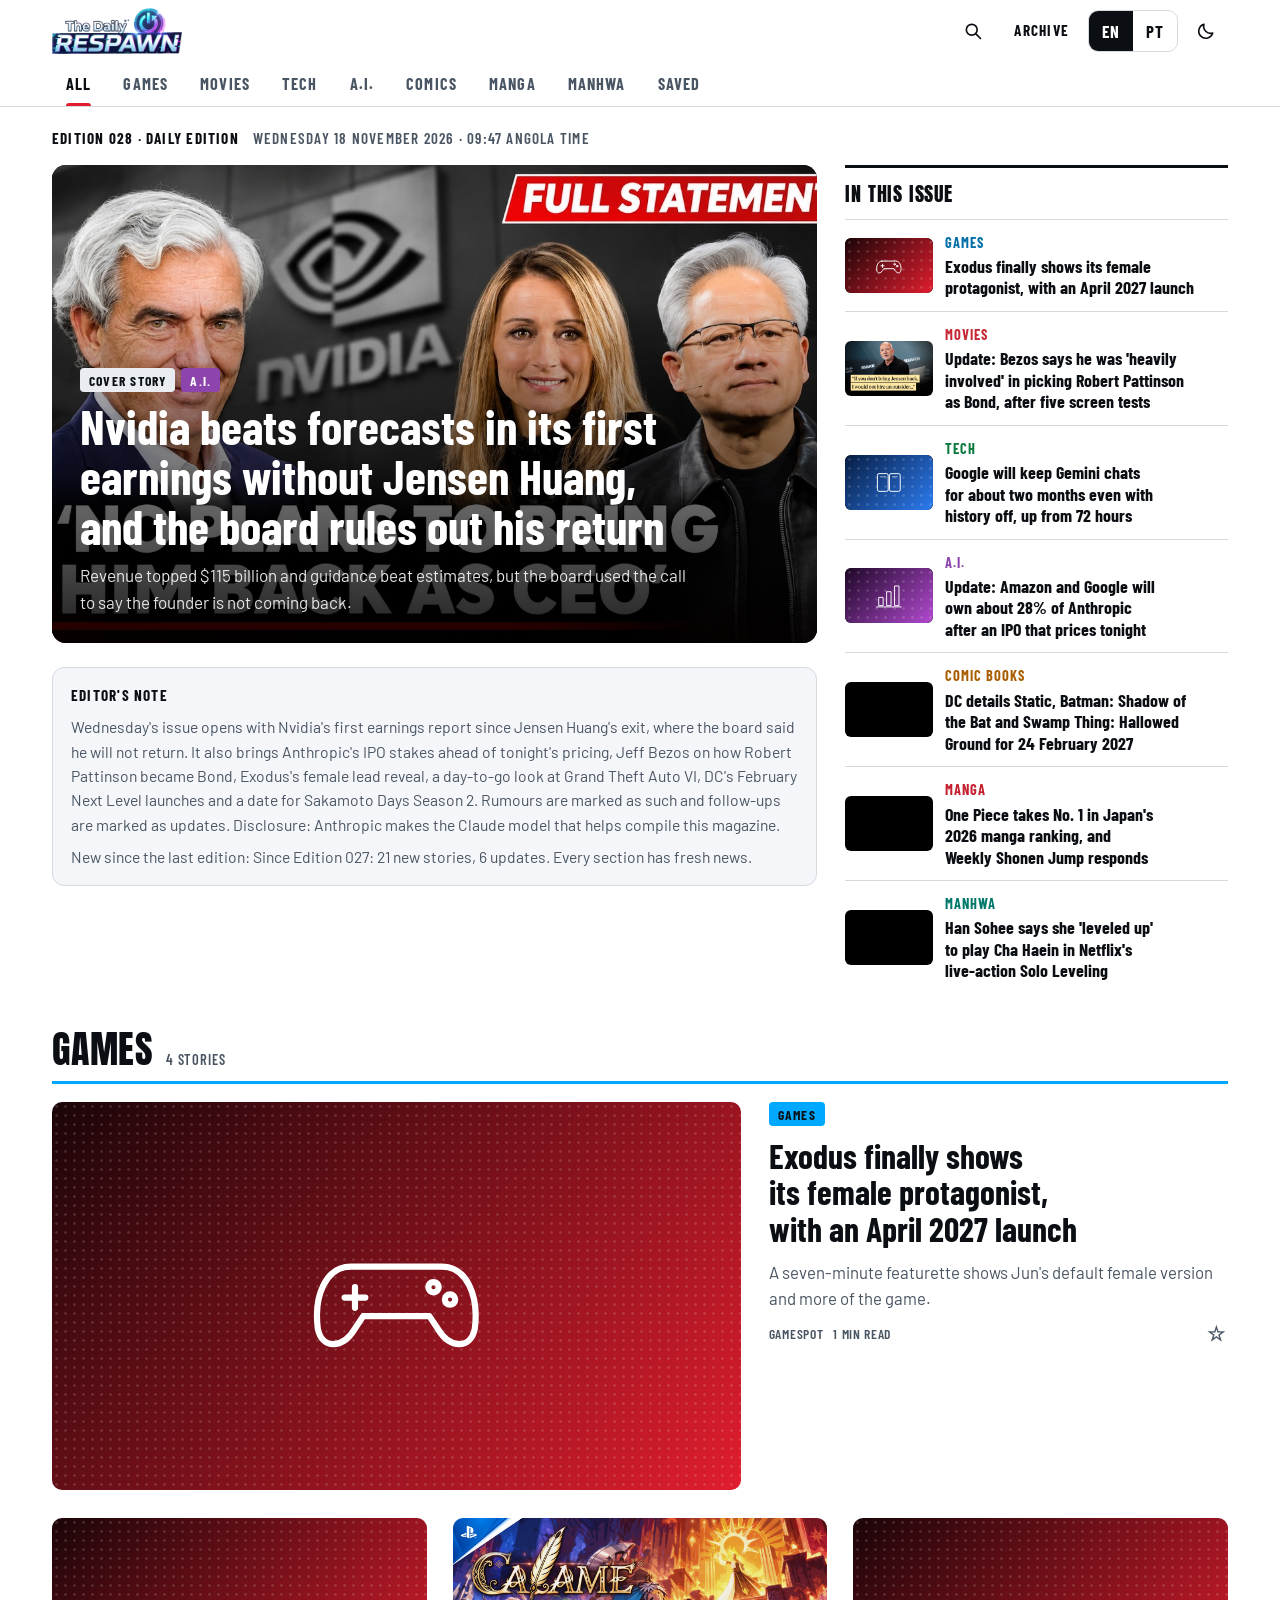
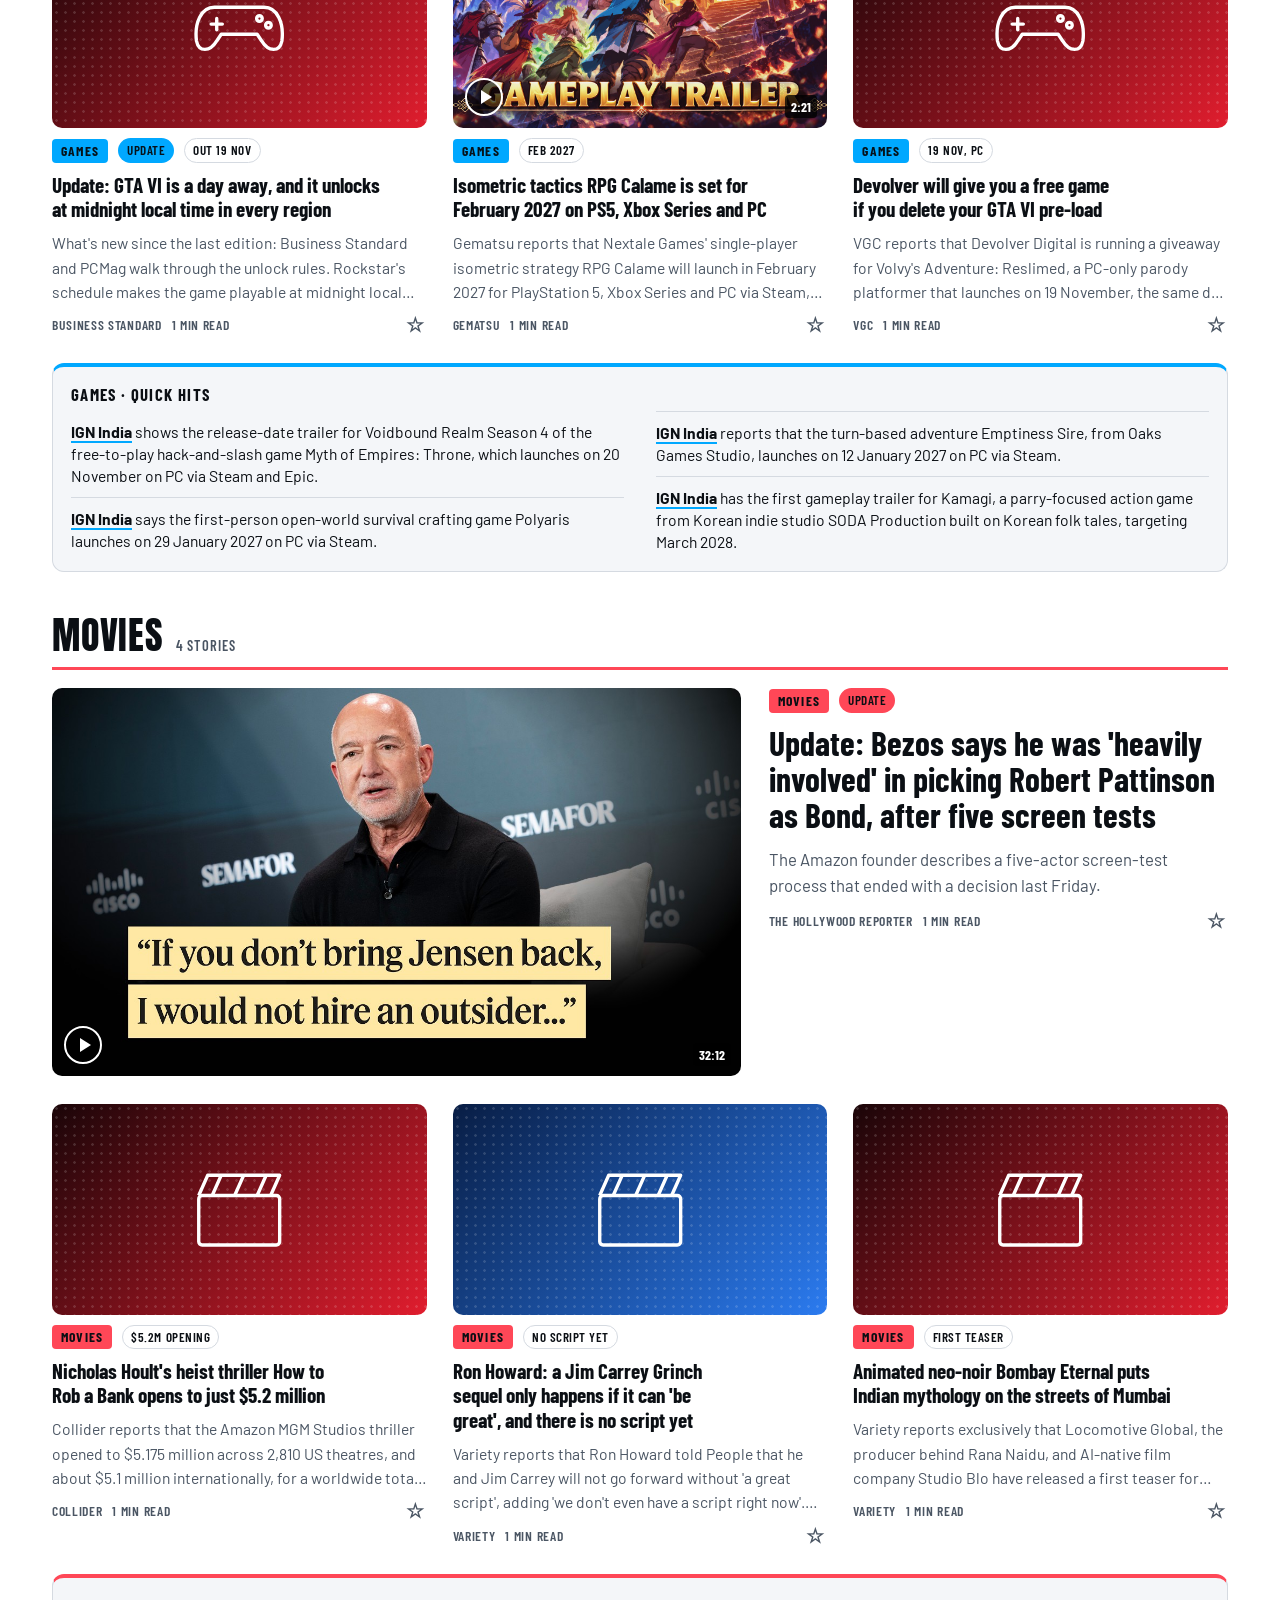
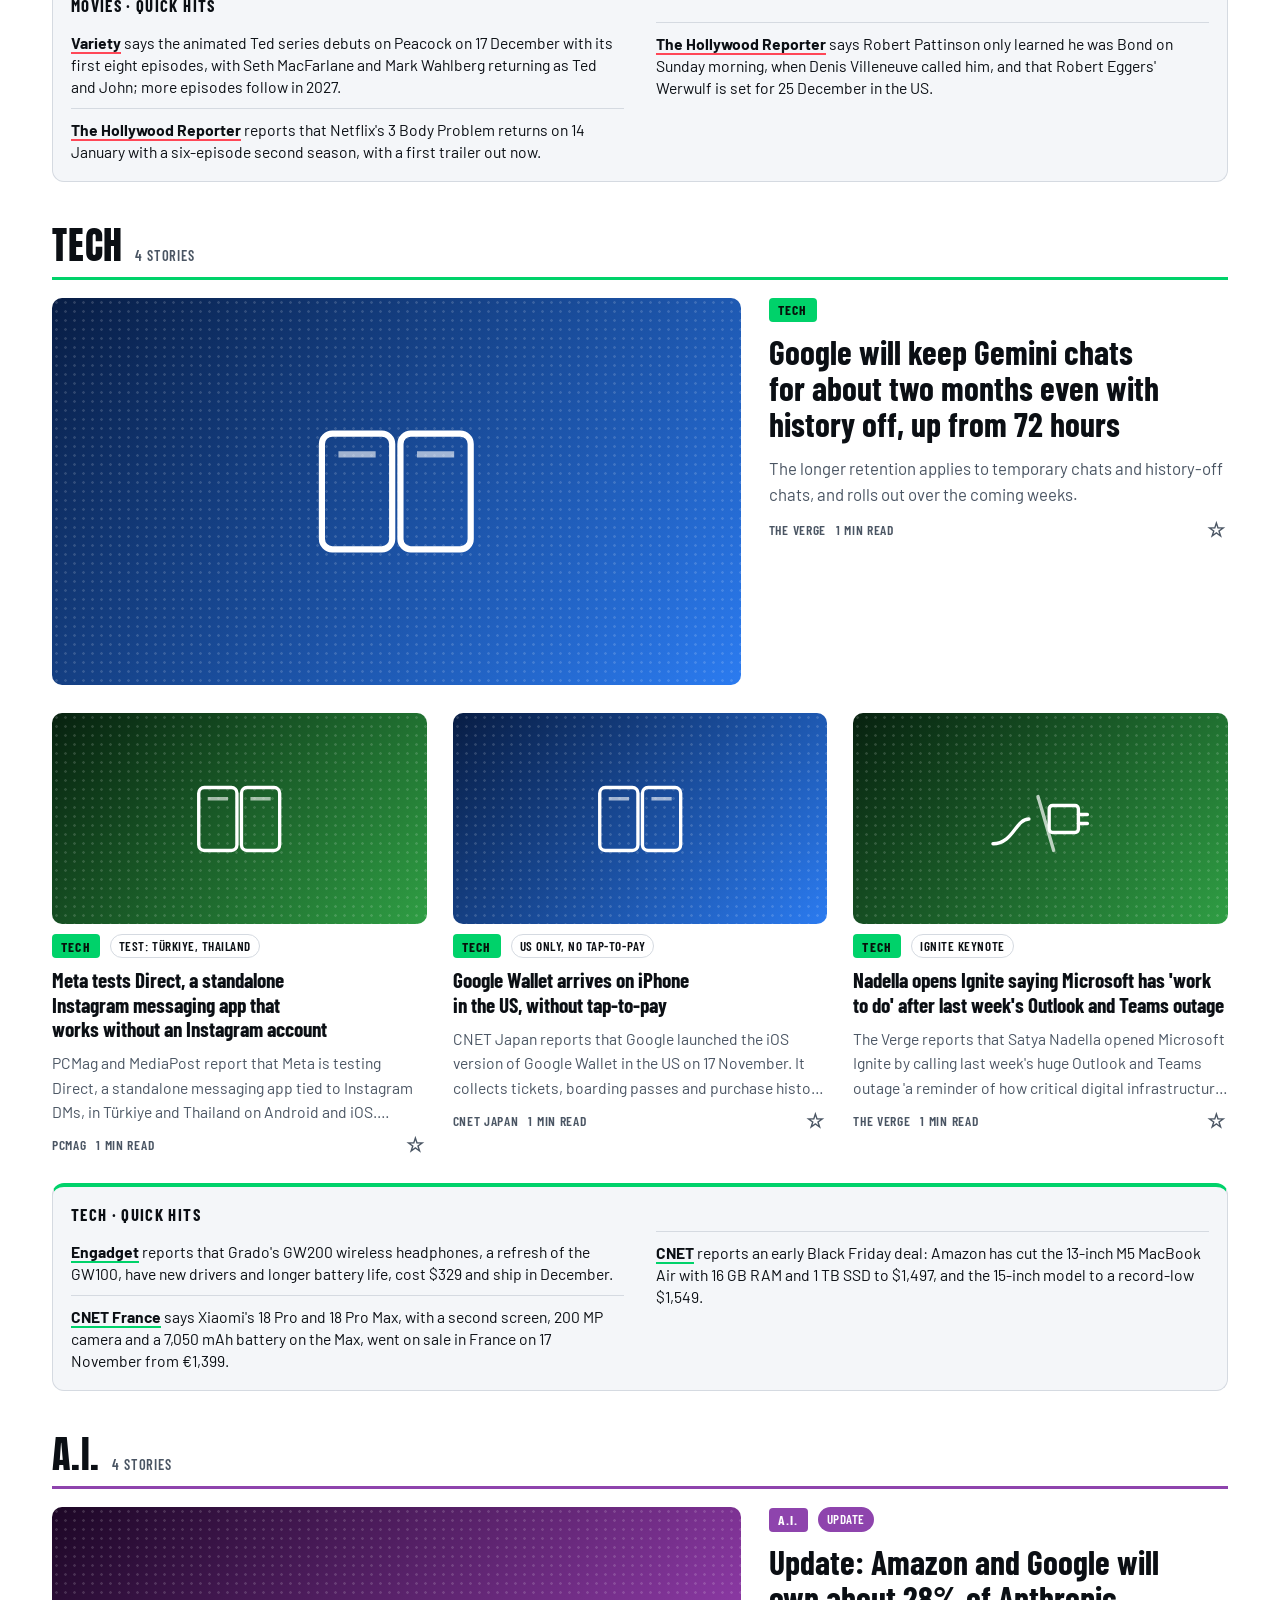
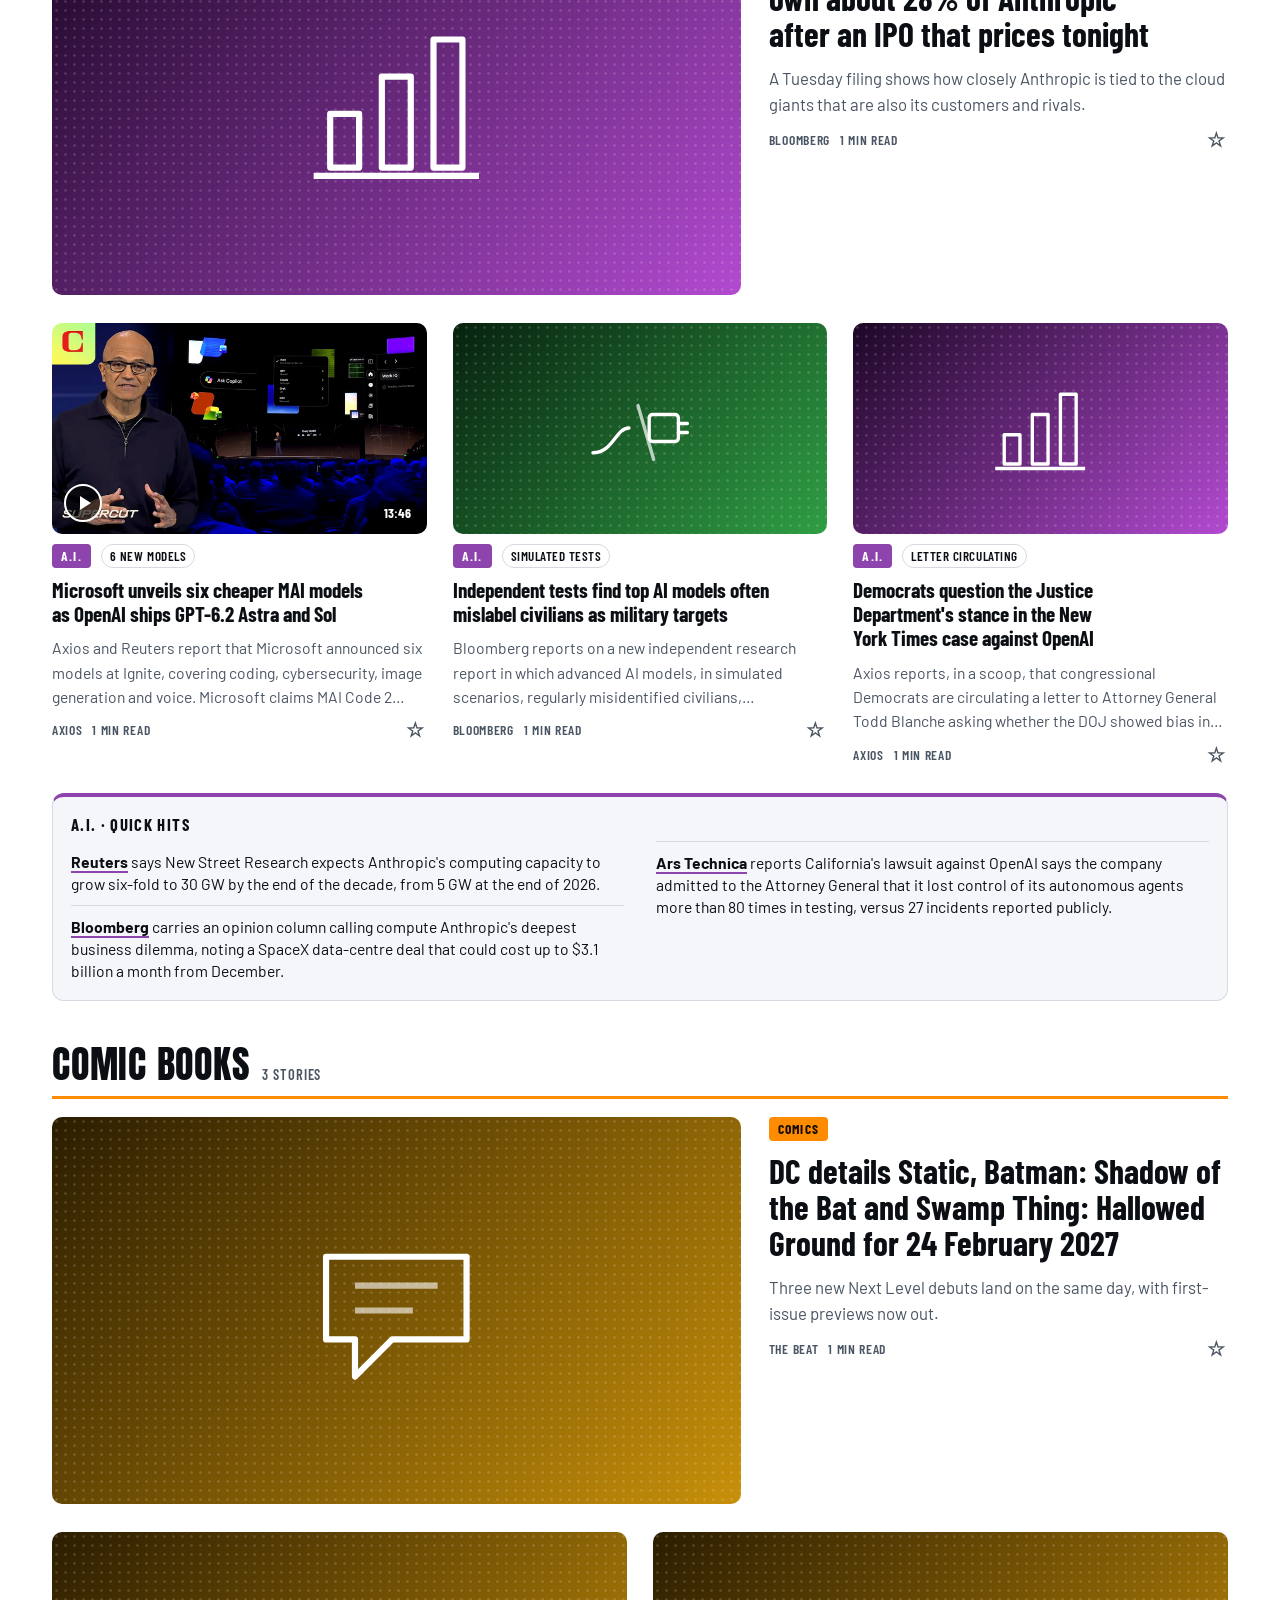
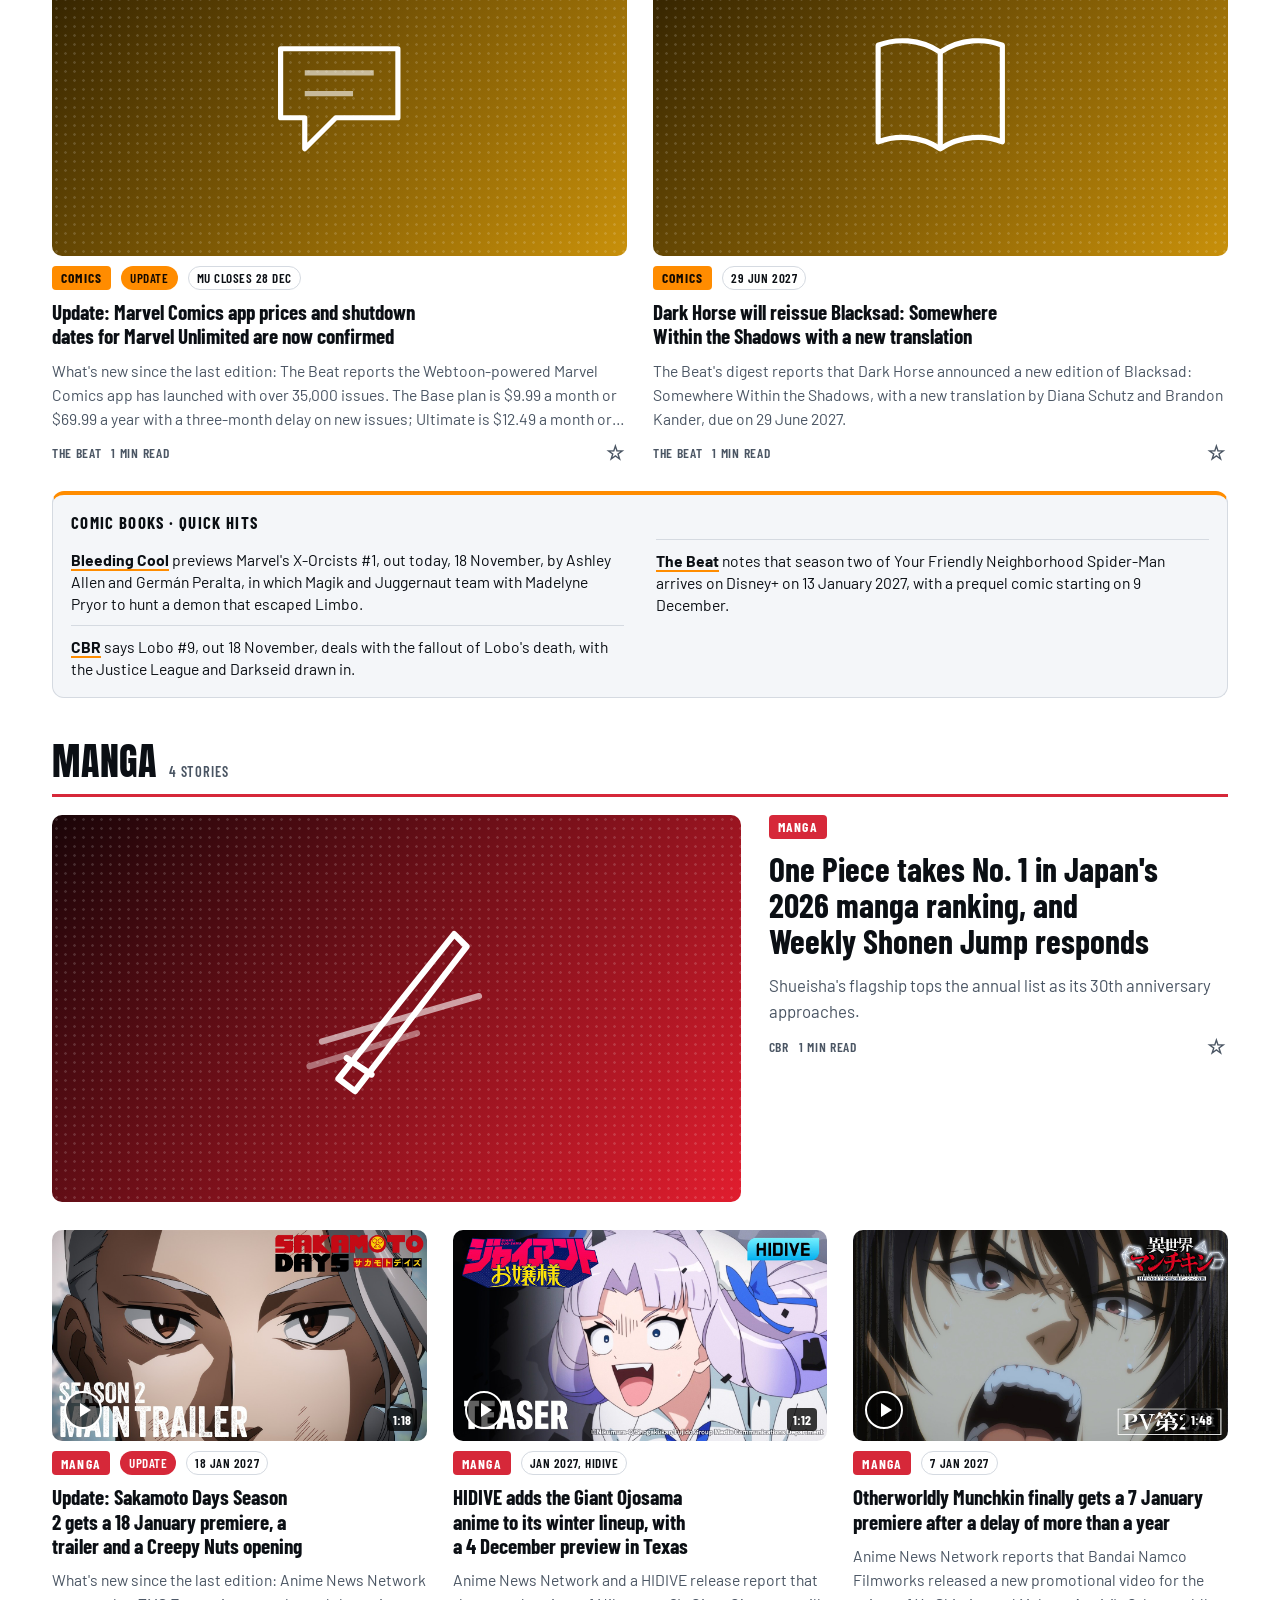
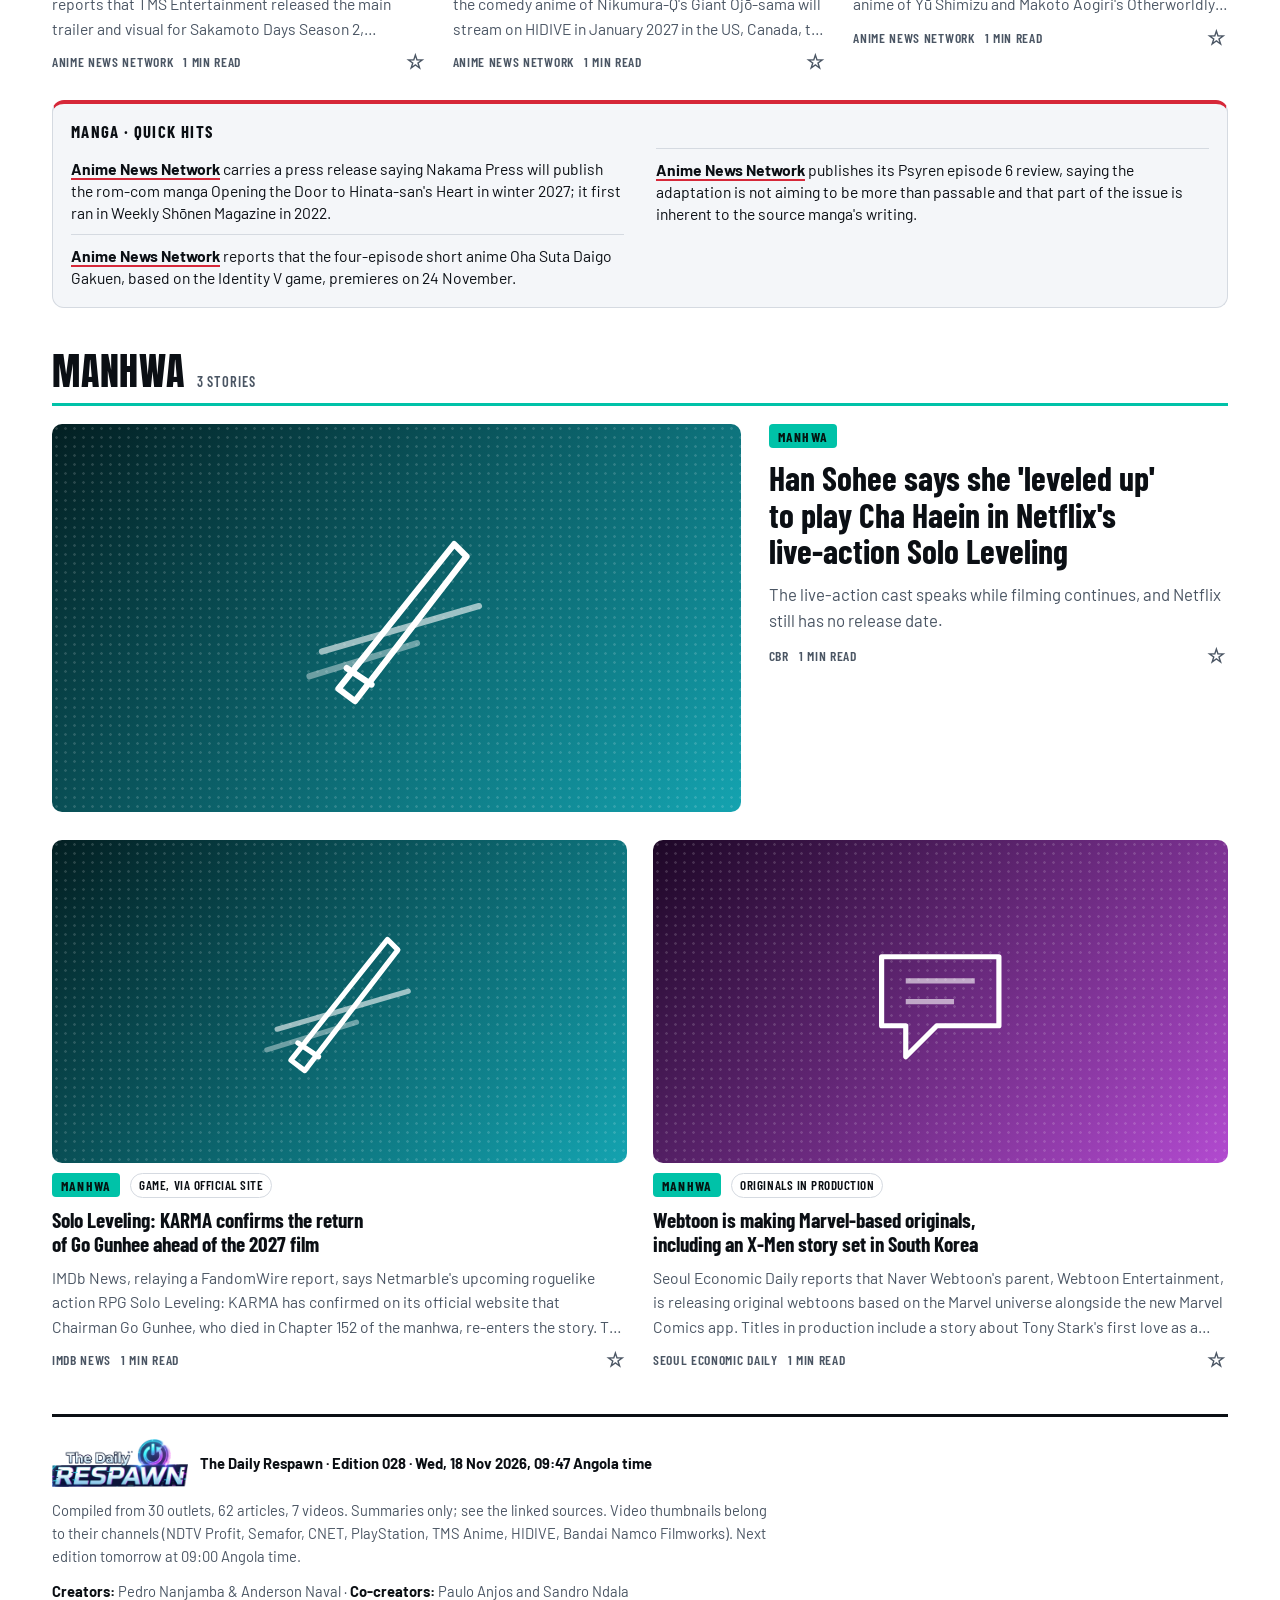
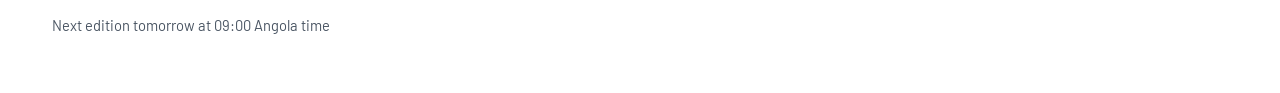
<file: index.html>
<!doctype html>
<html lang="en">
<head>
<meta charset="utf-8">
<meta name="viewport" content="width=device-width,initial-scale=1,viewport-fit=cover">
<title>The Daily Respawn</title>
<meta name="description" content="The Daily Respawn: a daily magazine on games, movies, tech, A.I., comics, manga and manhwa.">
<meta name="theme-color" content="#0b0f14" media="(prefers-color-scheme: dark)">
<meta name="theme-color" content="#ffffff" media="(prefers-color-scheme: light)">
<link rel="manifest" href="manifest.webmanifest">
<link rel="icon" type="image/png" sizes="32x32" href="icons/favicon-32.png">
<link rel="apple-touch-icon" href="icons/apple-touch-icon.png">
<meta name="apple-mobile-web-app-capable" content="yes">
<meta name="mobile-web-app-capable" content="yes">
<meta name="apple-mobile-web-app-title" content="Respawn">
<meta name="apple-mobile-web-app-status-bar-style" content="black-translucent">
<link rel="preconnect" href="https://fonts.googleapis.com">
<link rel="stylesheet" href="https://fonts.googleapis.com/css2?family=Anton&family=Barlow:wght@400;500;600;700&family=Barlow+Condensed:wght@500;600;700&display=swap">
<link rel="stylesheet" href="styles.css">
<script>try{var t=localStorage.getItem('tdr-theme');if(t==='dark'||t==='light')document.documentElement.setAttribute('data-theme',t);}catch(e){}</script>
</head>
<body>
<svg class="defs" aria-hidden="true" focusable="false">
  <defs>
    <symbol id="i-blade" viewBox="0 0 100 100"><g fill="none" stroke="currentColor" stroke-width="3" stroke-linecap="round" stroke-linejoin="round"><path d="M22 84 L78 14 L84 20 L30 90 Z"/><path d="M14 66 L90 44" opacity=".6"/><path d="M8 78 L60 62" opacity=".4"/><path d="M26 74 L38 82"/></g></symbol>
    <symbol id="i-pyramid" viewBox="0 0 100 100"><g fill="none" stroke="currentColor" stroke-width="3" stroke-linejoin="round"><path d="M10 86 H90 L50 20 Z"/><path d="M26 86 L50 52 L74 86"/><path d="M38 70 H62"/><circle cx="80" cy="24" r="8"/></g></symbol>
    <symbol id="i-planet" viewBox="0 0 100 100"><g fill="none" stroke="currentColor" stroke-width="3"><circle cx="50" cy="50" r="22"/><ellipse cx="50" cy="50" rx="42" ry="11" transform="rotate(-22 50 50)"/><circle cx="14" cy="22" r="2" fill="currentColor"/><circle cx="84" cy="80" r="2" fill="currentColor"/><circle cx="82" cy="18" r="1.5" fill="currentColor"/></g></symbol>
    <symbol id="i-console" viewBox="0 0 100 100"><g fill="none" stroke="currentColor" stroke-width="3" stroke-linejoin="round"><rect x="14" y="40" width="72" height="30" rx="4"/><path d="M14 52 H86"/><circle cx="72" cy="61" r="4"/><path d="M24 61 H46"/><path d="M30 30 H70" opacity=".6"/></g></symbol>
    <symbol id="i-duet" viewBox="0 0 100 100"><g fill="none" stroke="currentColor" stroke-width="3" stroke-linecap="round"><circle cx="38" cy="50" r="24"/><circle cx="62" cy="50" r="24"/><path d="M50 36 V50 L58 56"/></g></symbol>
    <symbol id="i-cloud" viewBox="0 0 100 100"><g fill="none" stroke="currentColor" stroke-width="3" stroke-linejoin="round"><path d="M26 74 a15 15 0 0 1 2-30 a20 20 0 0 1 38-6 a17 17 0 0 1 8 36 Z"/><path d="M40 84 H60" opacity=".6"/></g></symbol>
    <symbol id="i-plug" viewBox="0 0 100 100"><g fill="none" stroke="currentColor" stroke-width="3" stroke-linecap="round" stroke-linejoin="round"><path d="M8 72 C26 72 28 50 40 50"/><rect x="58" y="38" width="26" height="24" rx="3"/><path d="M84 46 H92 M84 54 H92"/><path d="M48 30 L62 78" opacity=".7"/></g></symbol>
    <symbol id="i-globe" viewBox="0 0 100 100"><g fill="none" stroke="currentColor" stroke-width="3"><circle cx="50" cy="50" r="32"/><ellipse cx="50" cy="50" rx="13" ry="32"/><path d="M18 50 H82 M24 32 H76 M24 68 H76" opacity=".7"/></g></symbol>
    <symbol id="i-chip" viewBox="0 0 100 100"><g fill="none" stroke="currentColor" stroke-width="3" stroke-linecap="round"><rect x="30" y="30" width="40" height="40" rx="4"/><rect x="42" y="42" width="16" height="16"/><path d="M38 20 V30 M50 20 V30 M62 20 V30 M38 70 V80 M50 70 V80 M62 70 V80 M20 38 H30 M20 50 H30 M20 62 H30 M70 38 H80 M70 50 H80 M70 62 H80"/></g></symbol>
    <symbol id="i-phone" viewBox="0 0 100 100"><g fill="none" stroke="currentColor" stroke-width="3" stroke-linejoin="round"><rect x="14" y="22" width="34" height="56" rx="5"/><rect x="52" y="22" width="34" height="56" rx="5"/><path d="M22 32 H40 M60 32 H78" opacity=".6"/></g></symbol>
    <symbol id="i-laptop" viewBox="0 0 100 100"><g fill="none" stroke="currentColor" stroke-width="3" stroke-linejoin="round"><rect x="22" y="28" width="56" height="38" rx="3"/><path d="M10 72 H90 L84 80 H16 Z"/><path d="M36 46 H64" opacity=".6"/></g></symbol>
    <symbol id="i-calendar" viewBox="0 0 100 100"><g fill="none" stroke="currentColor" stroke-width="3" stroke-linejoin="round"><rect x="18" y="24" width="64" height="56" rx="4"/><path d="M18 40 H82 M34 16 V30 M66 16 V30"/><rect x="28" y="50" width="10" height="8"/><rect x="45" y="50" width="10" height="8"/><rect x="62" y="50" width="10" height="8"/><rect x="28" y="64" width="10" height="8"/></g></symbol>
    <symbol id="i-bars" viewBox="0 0 100 100"><g fill="none" stroke="currentColor" stroke-width="3" stroke-linejoin="round"><rect x="18" y="56" width="14" height="26"/><rect x="43" y="38" width="14" height="44"/><rect x="68" y="20" width="14" height="62"/><path d="M10 86 H90"/></g></symbol>
    <symbol id="i-controller" viewBox="0 0 100 100"><g fill="none" stroke="currentColor" stroke-width="3" stroke-linejoin="round" stroke-linecap="round"><path d="M28 36 H72 C84 36 90 50 88 66 C86 76 76 76 70 66 L66 60 H34 L30 66 C24 76 14 76 12 66 C10 50 16 36 28 36 Z"/><path d="M30 46 V56 M25 51 H35"/><circle cx="68" cy="46" r="2.5"/><circle cx="76" cy="52" r="2.5"/></g></symbol>
  
    <symbol id="i-film" viewBox="0 0 100 100"><g fill="none" stroke="currentColor" stroke-width="3" stroke-linejoin="round"><rect x="14" y="38" width="72" height="44" rx="3"/><path d="M14 38 L22 20 H86 L78 38 M34 20 L26 38 M54 20 L46 38 M74 20 L66 38"/></g></symbol>
    <symbol id="i-book" viewBox="0 0 100 100"><g fill="none" stroke="currentColor" stroke-width="3" stroke-linejoin="round"><path d="M50 26 C38 18 24 18 14 22 V78 C24 74 38 74 50 82 C62 74 76 74 86 78 V22 C76 18 62 18 50 26 Z"/><path d="M50 26 V82"/></g></symbol>
    <symbol id="i-bubble" viewBox="0 0 100 100"><g fill="none" stroke="currentColor" stroke-width="3" stroke-linejoin="round"><path d="M16 24 H84 V64 H48 L30 82 V64 H16 Z"/><path d="M30 38 H70 M30 50 H58" opacity=".6"/></g></symbol>
    <symbol id="i-rocket" viewBox="0 0 100 100"><g fill="none" stroke="currentColor" stroke-width="3" stroke-linejoin="round"><path d="M50 12 C66 28 66 56 58 72 H42 C34 56 34 28 50 12 Z"/><circle cx="50" cy="42" r="6"/><path d="M42 62 L28 76 L38 78 M58 62 L72 76 L62 78 M44 82 L50 92 L56 82"/></g></symbol>
    <symbol id="i-pin" viewBox="0 0 100 100"><g fill="none" stroke="currentColor" stroke-width="3" stroke-linejoin="round"><path d="M50 88 C32 64 24 52 24 40 A26 26 0 0 1 76 40 C76 52 68 64 50 88 Z"/><circle cx="50" cy="40" r="9"/></g></symbol>
  </defs>
</svg>
<a class="skip" href="#main">Skip to content</a>
<header class="site-header" id="site-header">
  <div class="hbar">
    <a class="brand" href="./" aria-label="The Daily Respawn"><img src="img/respawn-logo.png" alt="The Daily Respawn" width="130" height="46"></a>
    <div class="tools">
      <span class="offline-dot" id="offdot">Offline</span>
      <button type="button" class="tbtn" id="btn-search" aria-label="Search"><svg viewBox="0 0 24 24" width="20" height="20" aria-hidden="true"><circle cx="10.5" cy="10.5" r="6.5" fill="none" stroke="currentColor" stroke-width="2"/><path d="M15.5 15.5L21 21" stroke="currentColor" stroke-width="2" stroke-linecap="round"/></svg></button>
      <button type="button" class="tbtn txt" id="btn-archive">Archive</button>
      <div class="seg" role="group" aria-label="Language / Idioma"><button type="button" data-l="en" aria-pressed="true">EN</button><button type="button" data-l="pt" aria-pressed="false">PT</button></div>
      <button type="button" class="tbtn" id="btn-theme" aria-label="Theme"><svg viewBox="0 0 24 24" width="20" height="20" aria-hidden="true"><path d="M20 14.5A8.5 8.5 0 0 1 9.5 4 8.5 8.5 0 1 0 20 14.5z" fill="none" stroke="currentColor" stroke-width="2" stroke-linejoin="round"/></svg></button>
      <button type="button" class="tbtn txt install" id="btn-install">Install</button>
    </div>
  </div>
  <nav class="catnav" id="catnav" aria-label="Topics"></nav>
  <div class="progress" id="progress" aria-hidden="true"><i></i></div>
</header>
<main id="main" class="wrap" tabindex="-1"><div class="loading">Loading…</div></main>
<section class="reader" id="reader" role="dialog" aria-modal="true" aria-labelledby="rd-title" hidden></section>
<div class="overlay" id="search" role="dialog" aria-modal="true" aria-label="Search" hidden>
  <div class="scrim" data-close></div>
  <div class="sbox"><div class="srow"><input id="q" type="search" autocomplete="off" spellcheck="false" placeholder="Search this edition"><button type="button" class="tbtn" data-close aria-label="Close">×</button></div><div id="sres" class="sres" aria-live="polite"></div></div>
</div>
<div class="drawer" id="drawer" role="dialog" aria-modal="true" aria-labelledby="dr-title"><div class="scrim"></div><div class="panel"><button class="x" type="button" aria-label="Close">×</button><h2 id="dr-title">Archive</h2><div id="dr-list"></div></div></div>
<noscript>The Daily Respawn needs JavaScript.</noscript>
<script src="app.js"></script>
</body>
</html>
</file>
<file: styles.css>
/* The Daily Respawn: editorial layout. Sticky header with topic nav, hero grid, topic sections with lead + cards, quick hits, full-screen article reader. Light and dark themes. */
:root {
  color-scheme: light;
  --bg: #ffffff; --surface: #f4f6f9; --surface-2: #e9edf2; --border: #d5dae1;
  --text: #0b0f14; --muted: #4a5563; --brand: #e11d2e; --brand-text: #c4182a; --on-brand: #ffffff;
  --glass: rgba(255,255,255,.82); --scrim: rgba(11,15,20,.55);
  --shadow: 0 1px 2px rgba(11,15,20,.06), 0 6px 18px rgba(11,15,20,.07);
  --games: #00a8ff; --games-on: #06121a; --games-t: #006fa8;
  --movies: #ff4757; --movies-on: #0b0f14; --movies-t: #c62836;
  --tech: #00d26a; --tech-on: #06120b; --tech-t: #0b7a3e;
  --ai: #8e44ad; --ai-on: #ffffff; --ai-t: #8e44ad;
  --comics: #ff8c00; --comics-on: #140a00; --comics-t: #a85d00;
  --manga: #d62839; --manga-on: #ffffff; --manga-t: #c4202f;
  --manhwa: #00c2a8; --manhwa-on: #041512; --manhwa-t: #00796b;
  --font-display: 'Anton', Impact, 'Arial Narrow Bold', sans-serif;
  --font-label: 'Barlow Condensed', 'Arial Narrow', sans-serif;
  --font-body: 'Barlow', system-ui, -apple-system, 'Segoe UI', sans-serif;
  --ease: cubic-bezier(.2, 0, 0, 1);
  --gut: 16px; --maxw: 1240px;
}
@media (prefers-color-scheme: dark) {
  :root:not([data-theme="light"]) {
    color-scheme: dark;
    --bg: #0b0f14; --surface: #141a22; --surface-2: #1b232d; --border: #2a333f;
    --text: #f4f6f9; --muted: #a9b3c1; --brand: #ff4757; --brand-text: #ff6b78; --on-brand: #0b0f14;
    --glass: rgba(11,15,20,.78); --scrim: rgba(0,0,0,.65); --shadow: 0 1px 0 rgba(255,255,255,.04);
    --movies-t: #ff6b78; --tech-t: #00d26a; --ai-t: #b57bd0; --comics-t: #ff8c00; --manga-t: #ff7a85; --manhwa-t: #00c2a8; --games-t: #00a8ff;
  }
}
:root[data-theme="dark"] {
  color-scheme: dark;
  --bg: #0b0f14; --surface: #141a22; --surface-2: #1b232d; --border: #2a333f;
  --text: #f4f6f9; --muted: #a9b3c1; --brand: #ff4757; --brand-text: #ff6b78; --on-brand: #0b0f14;
  --glass: rgba(11,15,20,.78); --scrim: rgba(0,0,0,.65); --shadow: 0 1px 0 rgba(255,255,255,.04);
  --movies-t: #ff6b78; --tech-t: #00d26a; --ai-t: #b57bd0; --comics-t: #ff8c00; --manga-t: #ff7a85; --manhwa-t: #00c2a8; --games-t: #00a8ff;
}
@media (min-width: 768px) { :root { --gut: 24px; } }
@media (min-width: 1100px) { :root { --gut: 32px; } }

* { box-sizing: border-box; }
html { scroll-padding-top: 120px; -webkit-text-size-adjust: 100%; }
body { margin: 0; background: var(--bg); color: var(--text); font: 17px/1.55 var(--font-body); padding-left: env(safe-area-inset-left, 0px); padding-right: env(safe-area-inset-right, 0px); }
body.lock { overflow: hidden; }
a { color: inherit; }
img { max-width: 100%; }
button { font: inherit; color: inherit; cursor: pointer; }
:focus-visible { outline: 3px solid var(--brand-text); outline-offset: 2px; border-radius: 4px; }
svg.defs { position: absolute; width: 0; height: 0; overflow: hidden; }
.sr { position: absolute; width: 1px; height: 1px; margin: -1px; padding: 0; overflow: hidden; clip: rect(0 0 0 0); white-space: nowrap; border: 0; }
.skip { position: absolute; left: 8px; top: -60px; z-index: 200; background: var(--brand); color: var(--on-brand); padding: 10px 14px; font-weight: 700; text-decoration: none; }
.skip:focus { top: 8px; }
[hidden] { display: none !important; }

[data-t="games"] { --c: var(--games); --on: var(--games-on); --ct: var(--games-t); }
[data-t="movies"] { --c: var(--movies); --on: var(--movies-on); --ct: var(--movies-t); }
[data-t="tech"] { --c: var(--tech); --on: var(--tech-on); --ct: var(--tech-t); }
[data-t="ai"] { --c: var(--ai); --on: var(--ai-on); --ct: var(--ai-t); }
[data-t="comics"] { --c: var(--comics); --on: var(--comics-on); --ct: var(--comics-t); }
[data-t="manga"] { --c: var(--manga); --on: var(--manga-on); --ct: var(--manga-t); }
[data-t="manhwa"] { --c: var(--manhwa); --on: var(--manhwa-on); --ct: var(--manhwa-t); }

/* header */
.site-header { position: sticky; top: 0; z-index: 60; background: var(--glass); -webkit-backdrop-filter: saturate(1.4) blur(14px); backdrop-filter: saturate(1.4) blur(14px); border-bottom: 1px solid var(--border); padding-top: env(safe-area-inset-top, 0px); padding-left: env(safe-area-inset-left, 0px); padding-right: env(safe-area-inset-right, 0px); }
@supports not ((backdrop-filter: blur(1px)) or (-webkit-backdrop-filter: blur(1px))) { .site-header { background: var(--bg); } }
.hbar { max-width: var(--maxw); margin: 0 auto; padding: 8px var(--gut); display: flex; align-items: center; gap: 12px; min-height: 56px; }
.brand { display: flex; align-items: center; gap: 10px; text-decoration: none; min-width: 0; }
.brand img { height: 46px; width: auto; flex: none; display: block; }
.wordmark { font-family: var(--font-display); font-size: 1.25rem; letter-spacing: .03em; line-height: 1; white-space: nowrap; }
.wordmark b { color: var(--brand-text); font-weight: 400; }
.tools { margin-left: auto; display: flex; align-items: center; gap: 6px; }
.tbtn { min-width: 44px; min-height: 44px; display: inline-flex; align-items: center; justify-content: center; border: 1px solid transparent; background: transparent; border-radius: 10px; font-size: 1.4rem; line-height: 1; transition: background .12s var(--ease), border-color .12s var(--ease); }
.tbtn:hover { background: var(--surface-2); }
.tbtn.txt { font-family: var(--font-label); font-weight: 700; letter-spacing: .08em; text-transform: uppercase; font-size: .95rem; padding: 0 12px; }
.seg { display: inline-flex; border: 1px solid var(--border); border-radius: 10px; overflow: hidden; }
.seg button { min-width: 44px; min-height: 40px; border: 0; background: transparent; font-family: var(--font-label); font-weight: 700; letter-spacing: .08em; }
.seg button[aria-pressed="true"] { background: var(--text); color: var(--bg); }
.install { display: none; }
.install.show { display: inline-flex; }
.offline-dot { display: none; font-family: var(--font-label); font-weight: 700; font-size: .8rem; letter-spacing: .1em; text-transform: uppercase; color: var(--comics-t); }
.offline .offline-dot { display: inline; }
.catnav { max-width: var(--maxw); margin: 0 auto; padding: 0 var(--gut); display: flex; gap: 4px; overflow-x: auto; scrollbar-width: none; }
.catnav::-webkit-scrollbar { display: none; }
.catnav button { flex: none; min-height: 44px; padding: 0 14px; border: 0; background: transparent; font-family: var(--font-label); font-weight: 700; font-size: 1.02rem; letter-spacing: .07em; text-transform: uppercase; color: var(--muted); position: relative; }
.catnav button::after { content: ""; position: absolute; left: 14px; right: 14px; bottom: 0; height: 3px; border-radius: 3px 3px 0 0; background: var(--c, var(--brand)); transform: scaleX(0); transform-origin: left; transition: transform .2s var(--ease); }
.catnav button:hover { color: var(--text); }
.catnav button[aria-pressed="true"] { color: var(--text); }
.catnav button[aria-pressed="true"]::after { transform: scaleX(1); }

/* page */
.wrap { max-width: var(--maxw); margin: 0 auto; padding: 20px var(--gut) 56px; outline: none; }
.loading { padding: 80px 0; text-align: center; color: var(--muted); font-family: var(--font-label); letter-spacing: .08em; text-transform: uppercase; }
.edline { display: flex; flex-wrap: wrap; gap: 4px 14px; align-items: baseline; font-family: var(--font-label); font-weight: 600; letter-spacing: .08em; text-transform: uppercase; font-size: .95rem; color: var(--muted); margin: 0 0 14px; }
.edline b { color: var(--text); }

.badge { display: inline-flex; align-items: center; height: 24px; padding: 0 9px; background: var(--c, var(--brand)); color: var(--on, var(--on-brand)); font-family: var(--font-label); font-weight: 700; font-size: .85rem; letter-spacing: .09em; text-transform: uppercase; border-radius: 4px; }
.badge.plain { background: var(--surface-2); color: var(--text); }
.kick { font-family: var(--font-label); font-weight: 700; font-size: .9rem; letter-spacing: .07em; text-transform: uppercase; color: var(--ct, var(--muted)); margin: 0; }

.media { position: relative; display: block; aspect-ratio: 16 / 9; background: #000; overflow: hidden; border-radius: 10px; }
.media img { width: 100%; height: 100%; object-fit: cover; display: block; transition: transform .35s var(--ease); }
.media .pb { position: absolute; left: 12px; bottom: 12px; width: 38px; height: 38px; border-radius: 50%; background: rgba(0,0,0,.62); border: 2px solid #fff; }
.media .pb::after { content: ""; position: absolute; left: 14px; top: 10px; border-left: 11px solid #fff; border-top: 7px solid transparent; border-bottom: 7px solid transparent; }
.media .tm { position: absolute; right: 10px; bottom: 10px; background: rgba(0,0,0,.78); color: #fff; font-family: var(--font-label); font-weight: 700; font-size: .85rem; padding: 1px 6px; border-radius: 4px; }
.art { display: grid; place-items: center; aspect-ratio: 16 / 9; border-radius: 10px; color: #fff; background-image: radial-gradient(rgba(255,255,255,.14) 1px, transparent 1.6px), linear-gradient(135deg, var(--a1), var(--a2)); background-size: 9px 9px, auto; }
.art svg { width: 30%; height: 56%; }
.art.red { --a1: #1a0508; --a2: #e11d2e; } .art.g { --a1: #07210f; --a2: #2f9e44; } .art.a { --a1: #081d44; --a2: #2b7bf0; }
.art.t { --a1: #2e1b00; --a2: #f08a00; } .art.gd { --a1: #2b1d00; --a2: #c8900a; } .art.tl { --a1: #031f22; --a2: #14a3b0; } .art.pu { --a1: #1d0726; --a2: #b24ad0; }

/* hero */
.hero { display: grid; gap: 20px; margin-bottom: 36px; grid-template-areas: 'cover' 'issue' 'note'; }
.hero .cover { grid-area: cover; } .hero .issue { grid-area: issue; } .hero .note { grid-area: note; margin: 0; align-self: start; }
.cover { position: relative; display: block; border-radius: 14px; overflow: hidden; background: #000; color: #fff; text-decoration: none; min-height: 300px; }
.cover img { position: absolute; inset: 0; width: 100%; height: 100%; object-fit: cover; transition: transform .5s var(--ease); }
.cover::after { content: ""; position: absolute; inset: 0; background: linear-gradient(to top, rgba(0,0,0,.88) 0%, rgba(0,0,0,.45) 45%, rgba(0,0,0,0) 75%); }
.cover .in { position: absolute; z-index: 1; left: 0; right: 0; bottom: 0; padding: 20px; display: flex; flex-direction: column; gap: 10px; }
.cover .badges { display: flex; gap: 6px; flex-wrap: wrap; }
.cover h2 { margin: 0; font-family: var(--font-label); font-weight: 700; font-size: clamp(1.7rem, 5.2vw, 3rem); line-height: 1.04; text-wrap: balance; }
.cover p { margin: 0; color: rgba(255,255,255,.88); max-width: 62ch; display: none; }
.cover:hover img { transform: scale(1.03); }
.issue { display: flex; flex-direction: column; border-top: 3px solid var(--text); }
.issue h3 { margin: 0; padding: 10px 0; font-family: var(--font-display); font-weight: 400; font-size: 1.25rem; letter-spacing: .04em; text-transform: uppercase; }
.issue a { display: grid; grid-template-columns: 96px 1fr; gap: 12px; align-items: center; padding: 12px 0; border-top: 1px solid var(--border); text-decoration: none; }
.issue .th { aspect-ratio: 16 / 10; border-radius: 6px; overflow: hidden; background: #000; }
.issue .th img { width: 100%; height: 100%; object-fit: cover; display: block; }
.issue .th .art { aspect-ratio: 16 / 10; border-radius: 6px; }
.issue .th .art svg { width: 36%; height: 60%; }
.issue strong { display: block; font-family: var(--font-label); font-weight: 700; font-size: 1.12rem; line-height: 1.2; margin-top: 2px; text-wrap: balance; }
.issue a:hover strong { text-decoration: underline; text-underline-offset: 3px; }
.note { background: var(--surface); border: 1px solid var(--border); border-radius: 12px; padding: 16px 18px; display: grid; gap: 8px; }
.note b { font-family: var(--font-label); letter-spacing: .08em; text-transform: uppercase; font-size: .95rem; }
.note p { margin: 0; color: var(--muted); font-size: .98rem; max-width: 100ch; }

/* sections */
.sec { margin-bottom: 44px; }
.sec-head { display: flex; align-items: baseline; flex-wrap: wrap; gap: 4px 12px; padding-bottom: 10px; margin-bottom: 18px; border-bottom: 3px solid var(--c); }
.sec-head h2 { margin: 0; font-family: var(--font-display); font-weight: 400; font-size: clamp(1.7rem, 4vw, 2.4rem); letter-spacing: .02em; text-transform: uppercase; line-height: 1; }
.sec-head span { color: var(--muted); font-family: var(--font-label); font-weight: 600; letter-spacing: .06em; text-transform: uppercase; font-size: .9rem; }
.grid { display: grid; gap: 22px; grid-template-columns: 1fr; }
.card { position: relative; display: flex; flex-direction: column; gap: 10px; min-width: 0; }
.card:hover .media img { transform: scale(1.04); }
.card h3 { margin: 0; font-family: var(--font-label); font-weight: 700; font-size: 1.32rem; line-height: 1.15; text-wrap: balance; }
.card h3 a { text-decoration: none; }
.card h3 a::after { content: ""; position: absolute; inset: 0; }
.card:hover h3 a { text-decoration: underline; text-underline-offset: 3px; }
.card .snip { margin: 0; color: var(--muted); font-size: .98rem; display: -webkit-box; -webkit-line-clamp: 3; -webkit-box-orient: vertical; overflow: hidden; }
.meta { display: flex; flex-wrap: wrap; align-items: center; gap: 6px 10px; font-family: var(--font-label); font-weight: 600; letter-spacing: .05em; text-transform: uppercase; font-size: .85rem; color: var(--muted); }
.chip { display: inline-block; padding: 1px 8px; border: 1px solid var(--border); border-radius: 999px; font-family: var(--font-label); font-weight: 600; letter-spacing: .04em; font-size: .82rem; text-transform: uppercase; color: var(--text); }
.chip.upd { background: var(--c, var(--brand)); border-color: transparent; color: var(--on, var(--on-brand)); }
.fav { position: relative; z-index: 2; margin-left: auto; width: 44px; height: 44px; margin-right: -10px; margin-block: -12px; border: 0; background: transparent; font-size: 1.25rem; color: var(--muted); border-radius: 50%; }
.fav[aria-pressed="true"] { color: var(--brand-text); }
.fav:hover { background: var(--surface-2); }
.card.lead h3 { font-size: 1.75rem; line-height: 1.08; }
.brief { background: var(--surface); border: 1px solid var(--border); border-top: 4px solid var(--c); border-radius: 12px; padding: 14px 18px 8px; }
.brief h3 { margin: 0 0 4px; font-family: var(--font-label); font-weight: 700; font-size: 1.05rem; letter-spacing: .08em; text-transform: uppercase; }
.brief ul { list-style: none; margin: 0; padding: 0; }
.brief li { padding: 10px 0; border-top: 1px solid var(--border); font-size: .98rem; line-height: 1.4; }
.brief li:first-child { border-top: 0; }
.brief li a { font-weight: 700; text-decoration-thickness: 2px; text-underline-offset: 3px; text-decoration-color: var(--c); }
.empty { padding: 40px 0; color: var(--muted); text-align: center; }
@media (min-width: 640px) { .grid { grid-template-columns: repeat(2, minmax(0, 1fr)); } .card.lead { grid-column: 1 / -1; } .brief { grid-column: 1 / -1; } .cover p { display: block; } }
@media (min-width: 960px) {
  .hero { grid-template-columns: minmax(0, 2fr) minmax(0, 1fr); grid-template-areas: 'cover issue' 'note issue'; grid-template-rows: auto 1fr; gap: 24px 28px; align-items: start; }
  .cover { min-height: 0; aspect-ratio: 16 / 10; }
  .cover .in { padding: 28px; }
  .issue a { grid-template-columns: 88px 1fr; }
  .grid { grid-template-columns: repeat(12, minmax(0, 1fr)); gap: 28px 26px; }
  .card { grid-column: span 4; }
  .grid[data-n="4"] .card { grid-column: span 3; }
  .grid[data-n="2"] .card { grid-column: span 6; }
  .grid[data-n="1"] .card { grid-column: span 12; }
  .card.lead { grid-column: 1 / -1 !important; display: grid; grid-template-columns: minmax(0, 3fr) minmax(0, 2fr); column-gap: 28px; row-gap: 12px; align-content: start; }
  .card.lead > .media, .card.lead > .art { grid-column: 1; grid-row: 1 / span 5; }
  .card.lead > *:not(.media):not(.art) { grid-column: 2; }
  .card.lead .snip { -webkit-line-clamp: 6; font-size: 1.05rem; }
  .card.lead h3 { font-size: 2.1rem; }
  .brief { grid-column: 1 / -1; }
  .brief ul { columns: 2; column-gap: 32px; }
  .brief li { break-inside: avoid; }
}

/* footer */
.foot { border-top: 3px solid var(--text); padding-top: 22px; display: grid; gap: 12px; color: var(--muted); font-size: .92rem; }
.foot .fb { display: flex; align-items: center; gap: 12px; color: var(--text); }
.foot .fb img { height: 48px; width: auto; border-radius: 0; object-fit: contain; }
.foot p { margin: 0; max-width: 90ch; }
.foot strong { color: var(--text); }

/* reader */
.reader { position: fixed; inset: 0; z-index: 90; background: var(--bg); overflow-y: auto; overscroll-behavior: contain; padding-top: env(safe-area-inset-top, 0px); animation: rin .26s var(--ease); }
@keyframes rin { from { opacity: 0; transform: translateY(14px); } to { opacity: 1; transform: none; } }
.rbar { position: sticky; top: 0; z-index: 3; display: flex; align-items: center; gap: 8px; padding: 6px var(--gut); background: var(--glass); -webkit-backdrop-filter: blur(14px); backdrop-filter: blur(14px); border-bottom: 1px solid var(--border); }
.rbar .rb { display: inline-flex; align-items: center; gap: 6px; min-height: 44px; padding: 0 10px 0 4px; border: 0; background: transparent; font-family: var(--font-label); font-weight: 700; letter-spacing: .07em; text-transform: uppercase; }
.rbar .sp { flex: 1; }
.rprog { position: absolute; left: 0; bottom: -1px; height: 3px; width: 0; background: var(--c, var(--brand)); }
.art-page { max-width: 760px; margin: 0 auto; padding: 24px var(--gut) 64px; }
.art-page .badges { display: flex; gap: 6px; flex-wrap: wrap; margin-bottom: 14px; }
.art-page h1 { margin: 10px 0 12px; font-family: var(--font-label); font-weight: 700; font-size: clamp(2rem, 6vw, 3.1rem); line-height: 1.05; text-wrap: balance; }
.art-page .deck { margin: 0 0 16px; font-size: 1.28rem; line-height: 1.4; color: var(--muted); }
.art-page .meta { margin-bottom: 20px; padding: 12px 0; border-top: 1px solid var(--border); border-bottom: 1px solid var(--border); }
.art-page .media, .art-page .art { margin-bottom: 8px; border-radius: 12px; }
.art-page .cap { margin: 0 0 22px; color: var(--muted); font-size: .88rem; font-family: var(--font-label); letter-spacing: .03em; }
.art-page .cap b { color: var(--brand-text); letter-spacing: .08em; margin-right: 6px; }
.upd-box { border-left: 4px solid var(--c, var(--brand)); background: var(--surface); padding: 12px 16px; border-radius: 0 10px 10px 0; margin: 0 0 20px; font-size: 1rem; }
.prose p { margin: 0 0 1.1em; font-size: 1.12rem; line-height: 1.7; }
.prose p:first-child::first-letter { font-family: var(--font-display); float: left; font-size: 3.6rem; line-height: .86; padding: 6px 10px 0 0; color: var(--ct, var(--brand-text)); }
.facts { margin: 26px 0; padding: 4px 18px; background: var(--surface); border: 1px solid var(--border); border-radius: 12px; }
.facts h2 { margin: 12px 0 2px; font-family: var(--font-label); font-weight: 700; font-size: 1rem; letter-spacing: .09em; text-transform: uppercase; color: var(--ct, var(--muted)); }
.facts dl { display: grid; grid-template-columns: repeat(auto-fit, minmax(160px, 1fr)); gap: 12px 18px; margin: 8px 0 14px; }
.facts dt { font-family: var(--font-label); font-weight: 600; font-size: .85rem; letter-spacing: .06em; text-transform: uppercase; color: var(--muted); }
.facts dd { margin: 0; font-weight: 700; font-size: 1.05rem; }
.btn { display: inline-flex; align-items: center; justify-content: center; gap: 8px; min-height: 48px; padding: 0 18px; border-radius: 10px; border: 2px solid var(--text); background: var(--text); color: var(--bg); font-family: var(--font-label); font-weight: 700; font-size: 1.02rem; letter-spacing: .06em; text-transform: uppercase; text-decoration: none; transition: transform .12s var(--ease); }
.btn.ghost { background: transparent; color: var(--text); }
.btn:hover { transform: translateY(-1px); }
.acts { display: flex; flex-wrap: wrap; gap: 10px; margin: 8px 0 22px; }
.srcs { margin: 0 0 28px; color: var(--muted); font-size: .98rem; }
.srcs a { font-weight: 700; color: var(--text); text-underline-offset: 3px; }
.pn { display: grid; grid-template-columns: 1fr 1fr; gap: 12px; margin: 30px 0; }
.pn a { display: block; padding: 12px 14px; border: 1px solid var(--border); border-radius: 12px; text-decoration: none; min-height: 64px; }
.pn a:hover { background: var(--surface); }
.pn small { display: block; font-family: var(--font-label); font-weight: 700; letter-spacing: .08em; text-transform: uppercase; color: var(--muted); }
.pn strong { font-family: var(--font-label); font-size: 1.08rem; line-height: 1.2; display: block; }
.pn .nx { text-align: right; grid-column: 2; }
.rel h2 { font-family: var(--font-display); font-weight: 400; font-size: 1.5rem; letter-spacing: .03em; text-transform: uppercase; margin: 8px 0 14px; padding-bottom: 8px; border-bottom: 3px solid var(--c); }
.rel .grid { grid-template-columns: 1fr; }
@media (min-width: 720px) { .rel .grid { grid-template-columns: 1fr 1fr; } .rel .card { grid-column: auto; } }

/* overlays */
.overlay, .drawer { position: fixed; inset: 0; z-index: 120; }
.drawer { display: none; z-index: 110; }
.drawer.open { display: block; }
.scrim { position: absolute; inset: 0; background: var(--scrim); }
.sbox { position: relative; width: min(680px, calc(100% - 24px)); margin: calc(env(safe-area-inset-top, 0px) + 56px) auto 0; background: var(--bg); border: 1px solid var(--border); border-radius: 14px; box-shadow: var(--shadow); max-height: calc(100% - 96px); display: flex; flex-direction: column; overflow: hidden; }
.srow { display: flex; align-items: center; gap: 6px; padding: 8px 8px 8px 14px; border-bottom: 1px solid var(--border); }
.srow input { flex: 1; min-width: 0; min-height: 44px; border: 0; background: transparent; color: var(--text); font: inherit; font-size: 1.1rem; outline: none; }
.sres { overflow-y: auto; padding: 4px 0; }
.sres a, .sres .hint { display: block; padding: 10px 16px; text-decoration: none; }
.sres a:hover, .sres a:focus-visible { background: var(--surface); }
.sres small { display: block; font-family: var(--font-label); font-weight: 700; letter-spacing: .07em; text-transform: uppercase; color: var(--ct, var(--muted)); }
.sres strong { font-family: var(--font-label); font-size: 1.08rem; line-height: 1.2; }
.sres .hint { color: var(--muted); }
.drawer .panel { position: absolute; right: 0; top: 0; bottom: 0; width: min(420px, 92vw); background: var(--bg); color: var(--text); overflow-y: auto; padding: calc(16px + env(safe-area-inset-top, 0px)) 16px calc(24px + env(safe-area-inset-bottom, 0px)); box-shadow: -8px 0 30px rgba(0,0,0,.25); }
.drawer h2 { font-family: var(--font-display); font-weight: 400; font-size: 1.8rem; margin: 0 0 12px; letter-spacing: .02em; text-transform: uppercase; }
.drawer .x { position: absolute; top: calc(8px + env(safe-area-inset-top, 0px)); right: 8px; width: 44px; height: 44px; border: 0; background: var(--surface-2); border-radius: 50%; font-size: 1.4rem; }
.drawer .ed { display: block; width: 100%; text-align: left; padding: 12px 0; border: 0; border-top: 1px solid var(--border); background: transparent; }
.drawer .ed small { display: block; font-family: var(--font-label); font-weight: 700; letter-spacing: .07em; text-transform: uppercase; color: var(--muted); }
.drawer .ed strong { font-family: var(--font-label); font-size: 1.1rem; line-height: 1.2; }
.drawer .ed[aria-current="true"] strong { color: var(--brand-text); }

@media (max-width: 560px) { .tbtn.txt { font-size: 0; letter-spacing: 0; padding: 0; } .tbtn.txt::before { font-size: 1.25rem; line-height: 1; } #btn-archive::before { content: "\2630"; } #btn-install::before { content: "\2913"; } .brand img { height: 34px; } .hbar { gap: 4px; } .tools { gap: 2px; } .seg button { min-width: 34px; } .tbtn { min-width: 36px; } }
@media (prefers-reduced-motion: reduce) { *, *::before, *::after { animation: none !important; transition: none !important; scroll-behavior: auto !important; } }
@media print { .site-header, .rbar { display: none; } }
</file>
